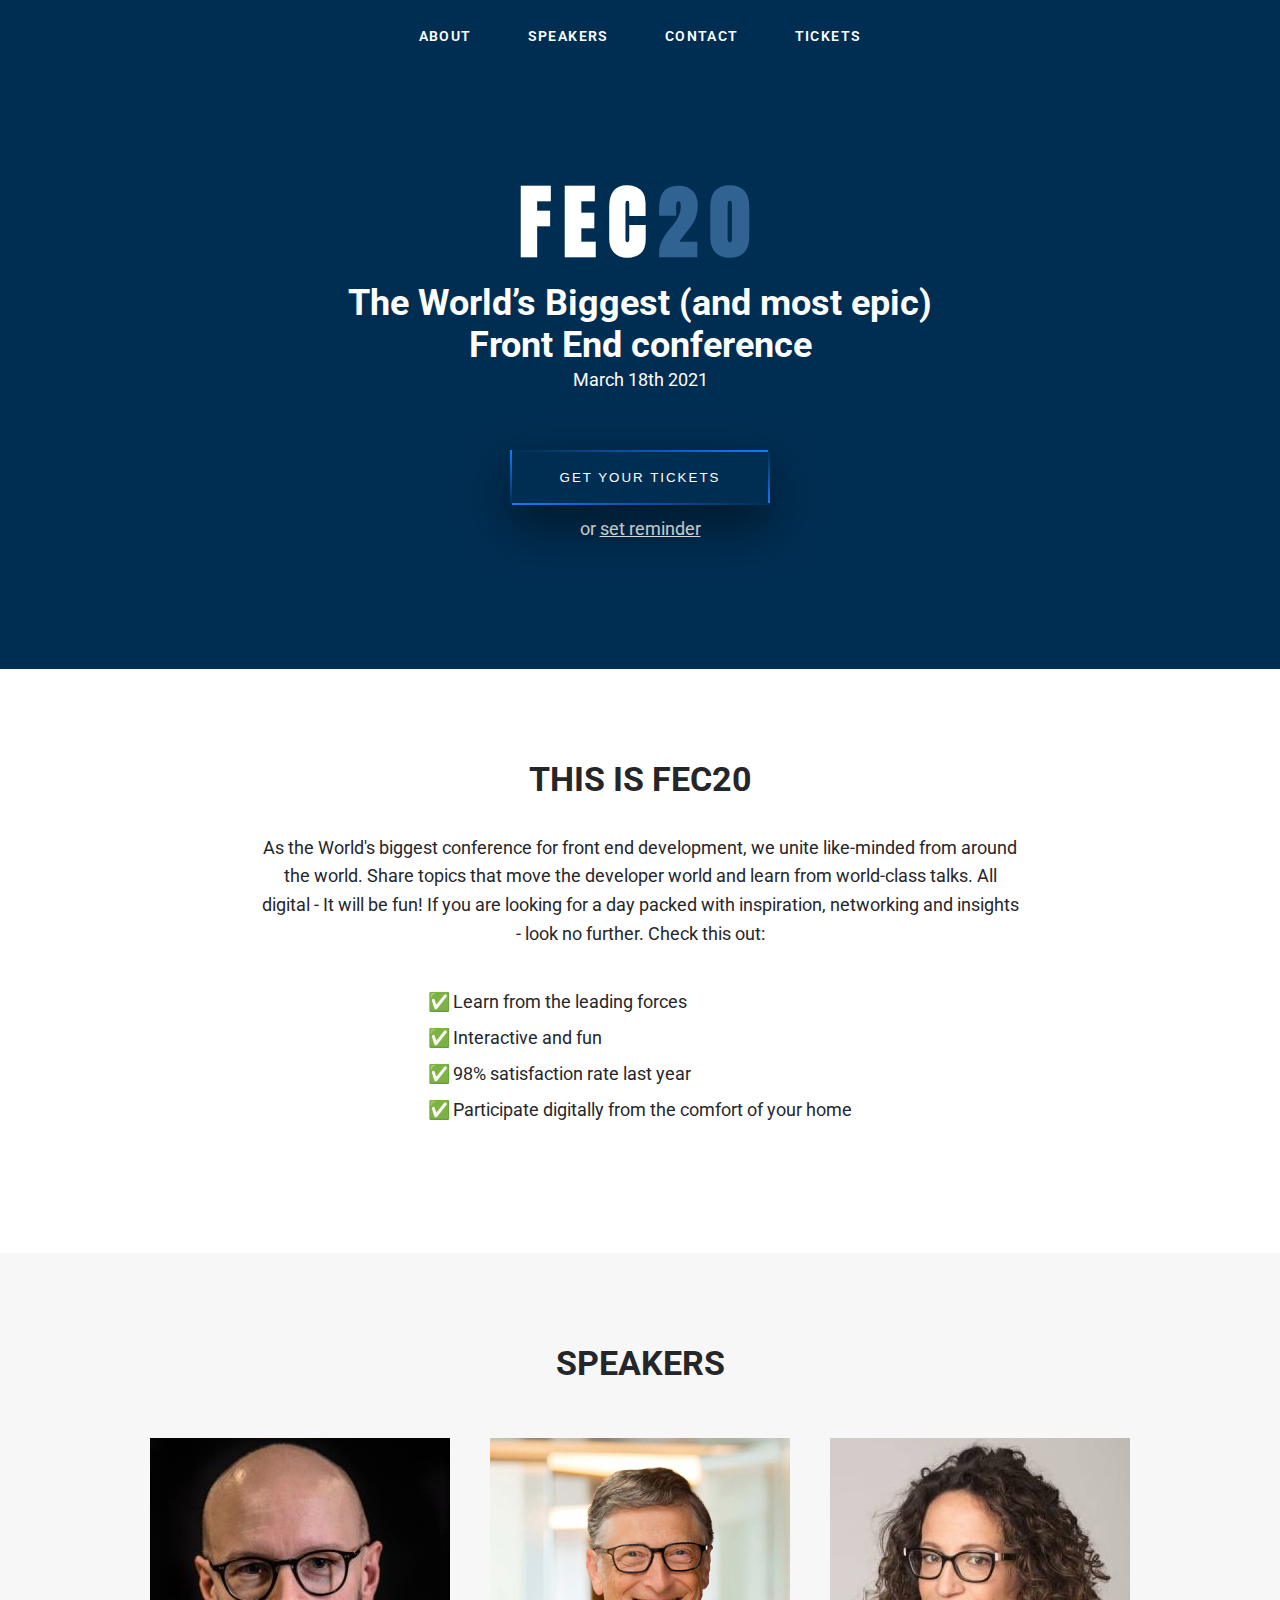
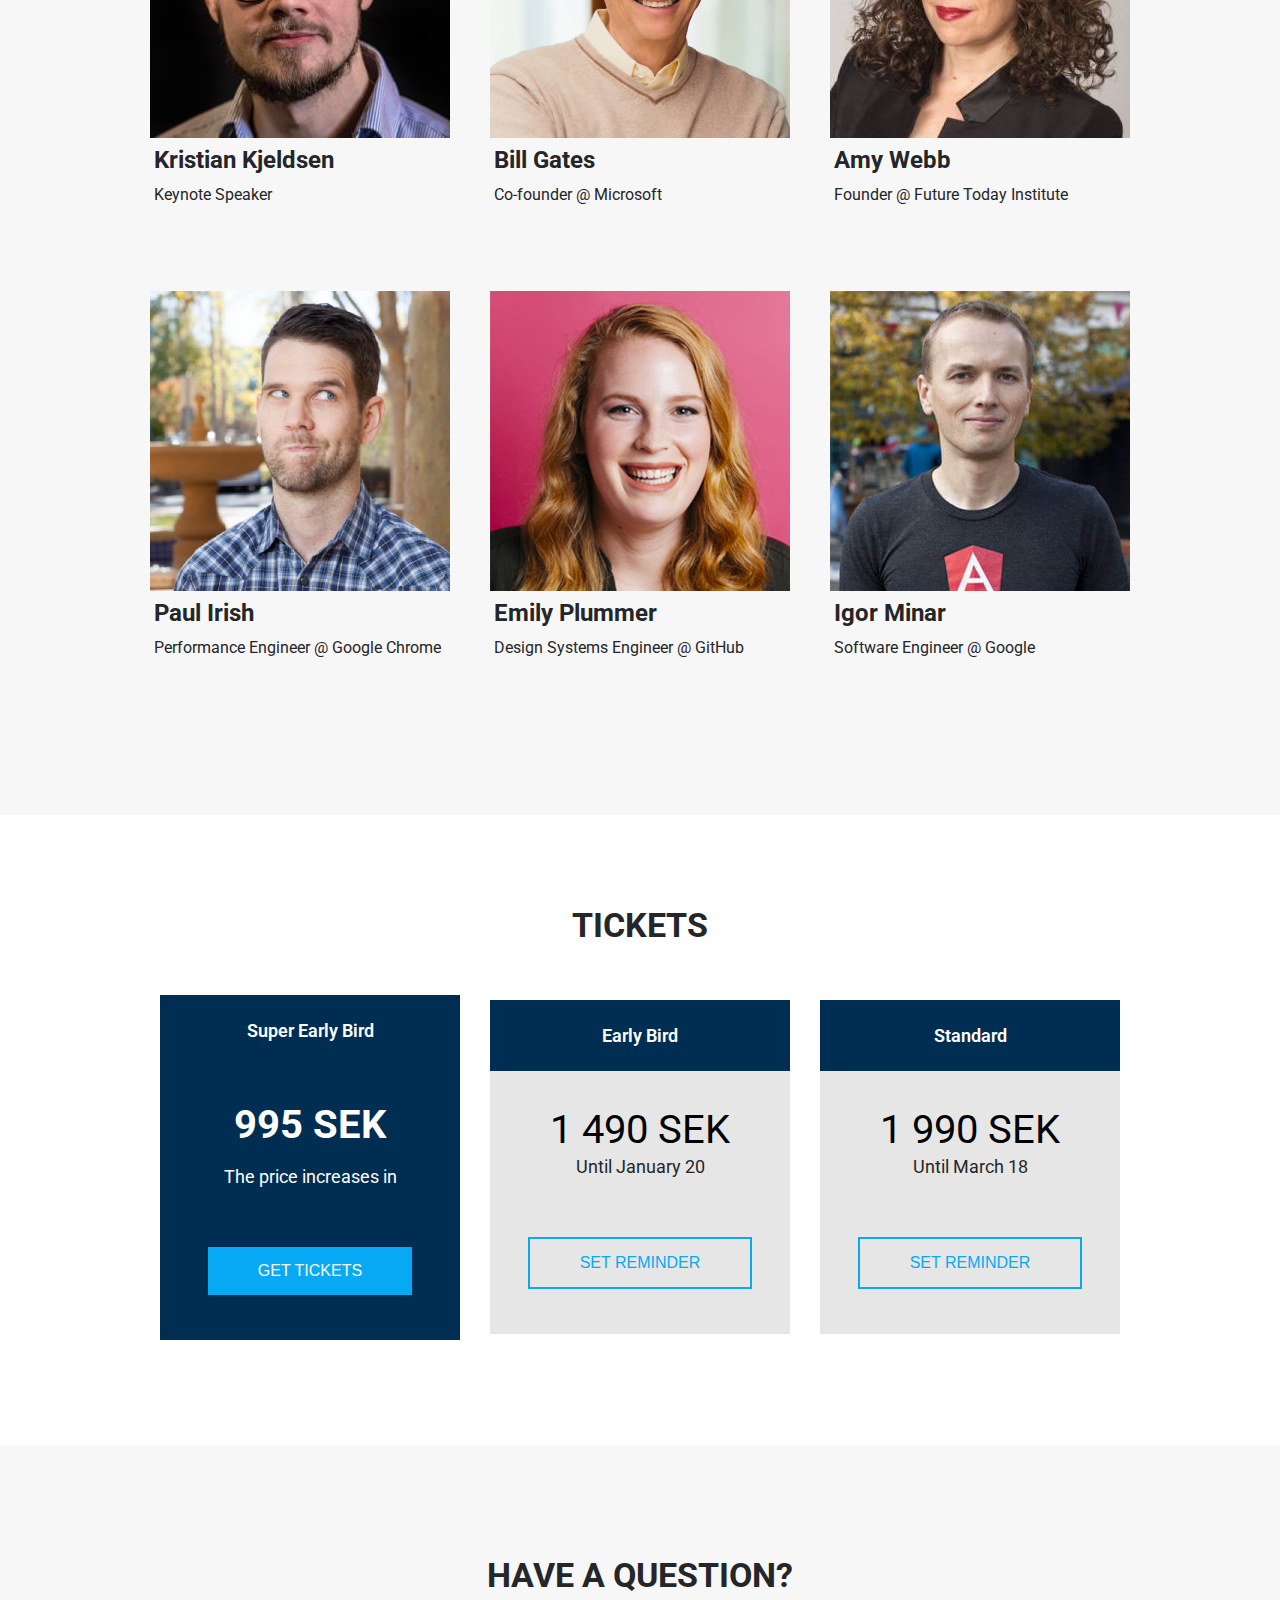
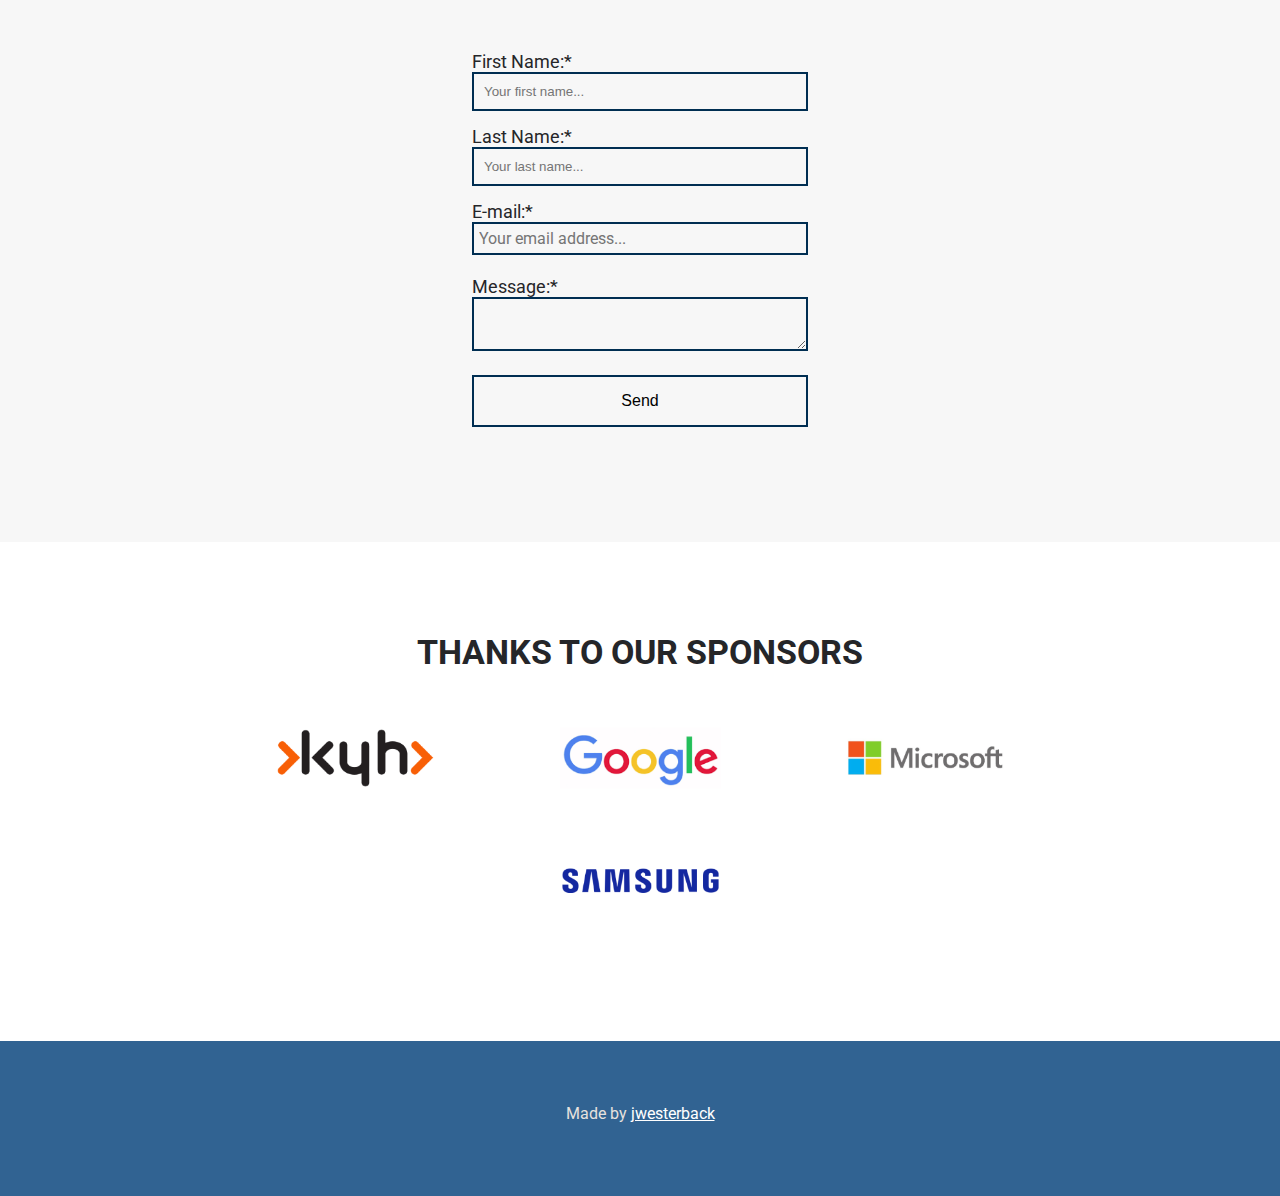
<file: index.html>
<!DOCTYPE html>
<html lang="en">

<head>
    <meta charset="UTF-8">
    <meta name="description" content="Share topics that move the developer world and learn from world-class talks. 
    Bill Gates, Kristian Kjeldsen and Amy Webb will be there. You should join too!">
    <!-- <meta name="keywords" content="front end developer, front end, web development, javascript, conference, event"> -->
    <meta name="viewport" content="width=device-width, initial-scale=1.0">

    <title>FEC20 - World's Biggest Front End Event</title>

    <link rel="stylesheet" href="style.css">
    <script src="index.js" defer></script>
</head>

<body>
    <header>
        <!-- Navigation -->
        <nav>
            <ul class="navigation">
                <li><a href="#about">About</a></li>
                <li><a href="#speakers">Speakers</a></li>
                <li><a href="#contact">Contact</a></li>
                <li><a href="#tickets">Tickets</a></li>
            </ul>
        </nav>
    </header>

    <!-- TOP SECTION -->
    <button onclick="topFunction()" id="topBtn" title="Go to top">Top</button>
    <section class="hero">

        <h1 class="logo">20</h1>
        <h1>The World’s Biggest (and most epic) <br>Front End conference</h1>

        <p>March 18th 2021</p>

        <button class="btn" onclick="window.location.href='#tickets'">
            <span></span>
            <span></span>
            <span></span>
            <span></span>
            Get your tickets

        </button>

        <p class="reminder">or <a href="reminder.html"> set reminder</a></p>

    </section>

    <!-- ABOUT SECTION -->

    <main>
        <section class="about" id="about">

            <h2 class="title">This is FEC20</h2>
            <p>As the World's biggest conference for front end development, we unite like-minded from around the world.
                Share topics
                that move the developer world and learn from world-class talks. All digital - It will be fun!

                If you are looking for a day packed with inspiration, networking and insights - look no further. Check
                this
                out:</p>
            <!-- Emoji checklist -->
            <ol>
                <li>Learn from the leading forces</li>
                <li>Interactive and fun</li>
                <li>98% satisfaction rate last year</li>
                <li>Participate digitally from the comfort of your home</li>
            </ol>
        </section>
    </main>

    <!-- SPEAKER SECTION -->

    <section class="speakers" id="speakers">

        <h2 class="title">Speakers</h2>

        <ul class="speaker speaker-wrapper">

            <li class="speaker-item">
                <img src="images/kristian-kjeldsen-speaker-front-end-conference.jpg"
                    alt="Profile picture of keynote speaker Kristian Kjeldsen" class="speaker-img">
                <h3 class="speaker-header">Kristian Kjeldsen</h3>
                <p class="speaker-caption">
                    Keynote Speaker
                </p>
            </li>

            <li class="speaker-item">
                <img src="images/bill-gates-speaker-front-end-conference.png"
                    alt="Profile picture of speaker Bill Gates" class="speaker-img">
                <h3 class="speaker-header">Bill Gates</h3>
                <p class="speaker-caption">
                    Co-founder @ Microsoft
                </p>
            </li>

            <li class="speaker-item">
                <img src="images/amy-webb-speaker-front-end-conference.jpg" alt="Profile picture of speaker Amy Webb"
                    class="speaker-img">
                <h3 class="speaker-header">Amy Webb</h3>
                <p class="speaker-caption">
                    Founder @ Future Today Institute
                </p>
            </li>

            <li class="speaker-item">
                <img src="images/paul-irish-speaker-front-end-conference.png"
                    alt="Profile picture of speaker Paul Irish" class="speaker-img">
                <h3 class="speaker-header">Paul Irish</h3>
                <p class="speaker-caption">
                    Performance Engineer @ Google Chrome
                </p>
            </li>

            <li class="speaker-item">
                <img src="images/emily-plummer-speaker-front-end-conference.png"
                    alt="Profile picture of speaker Emily Plummer" class="speaker-img">
                <h3 class="speaker-header">Emily Plummer</h3>
                <p class="speaker-caption">
                    Design Systems Engineer @ GitHub
                </p>
            </li>

            <li class="speaker-item">
                <img src="images/igor-minar-speaker-front-end-conference.png"
                    alt="Profile picture of speaker Igor Minar" class="speaker-img">
                <h3 class="speaker-header">Igor Minar</h3>
                <p class="speaker-caption">
                    Software Engineer @ Google
                </p>
            </li>

        </ul>
    </section>

    <!-- TICKET SECTION -->

    <section id="tickets">

        <h2 class="title">Tickets</h2>

        <div class="row">
            <!-- Super Early Bird -->
            <div class="ticket-active">
                <div class="card-header">Super Early Bird</div>
                <div class="card-main">

                    <div class="price">995 SEK</div>
                    <p class="countdown">The price increases in</p>
                    <!-- JS Countdown -->
                    <p id="countdowntimer"></p>
                    <!-- CTA -->
                    <input type="button" value="Get tickets" class="ticket-btn" onclick="window.location.href='/'" />
                </div>
            </div>

            <!-- Early Bird -->
            <div class="card">
                <div class="card-header">Early Bird</div>
                <div class="card-main">
                    <div class="main-description">1 490 SEK</div>
                    <p>Until January 20</p>
                    <input type="button" value="Set reminder" class="reminder-btn"
                        onclick="window.location.href='reminder.html'" />
                </div>
            </div>
            <!-- Standard -->
            <div class="card">
                <div class="card-header">Standard</div>
                <div class="card-main">

                    <div class="main-description">1 990 SEK</div>
                    <p>Until March 18</p>
                    <input type="button" value="Set reminder" class="reminder-btn"
                        onclick="window.location.href='reminder.html'" />
                </div>
            </div>
        </div>
    </section>


    <!-- CONTACT SECTION -->

    <section class="contact" id="contact">

        <form class="contact-form">
            <h2 class="title">Have a question?</h2>
            <br>
            <label for="firstname">First Name:*</label><br>
            <input class="contact-input" type="text" id="firstname" name="firstname" placeholder="Your first name..."
                required>
            <br>
            <label for="lastname">Last Name:*</label><br>
            <input class="contact-input" type="text" id="lastname" name="lastname" placeholder="Your last name...">
            <br>
            <label for="mail">E-mail:*</label>
            <input type="email" id="mail" name="mail" placeholder="Your email address..." required>
            <span class="error" aria-live="polite"></span>
            <br><br>
            <label for="message">Message:*</label><br>
            <textarea class="contact-input" name="message" id="message"> </textarea>
            <br>
            <button class="contact-btn" type="button" value="Send">Send</button>
            <br>
        </form>

    </section>

    <!-- SPONSOR SECTION -->

    <section>

        <h2 class="title">Thanks to our sponsors</h2>

        <div class="sponsors">
            <div class="container-sponsors">
                <img src="images/KYH-logo-sponsor-front-end-conference.png" alt="Logo of conference sponsor KYH"
                    class="img" />
            </div>
            <div class="container-sponsors">
                <img src="images/google-logo-sponsor-front-end-conference.png" alt="Logo of conference sponsor Google"
                    class="img" />
            </div>
            <div class="container-sponsors">
                <img src="images/microsoft-logo-sponsor-front-end-conference.png"
                    alt="Logo of conference sponsor Microsoft" class="img" />
            </div>
            <div class="container-sponsors">
                <img src="images/samsung-logo-sponsor-front-end-conference.png" alt="Logo of conference sponsor Samsung"
                    class="img" />
            </div>
        </div>

    </section>

    <!-- FOOTER -->

    <footer>
        <p>Made by <a href="https://github.com/Jwesterback">jwesterback</a></p>
    </footer>
</file>
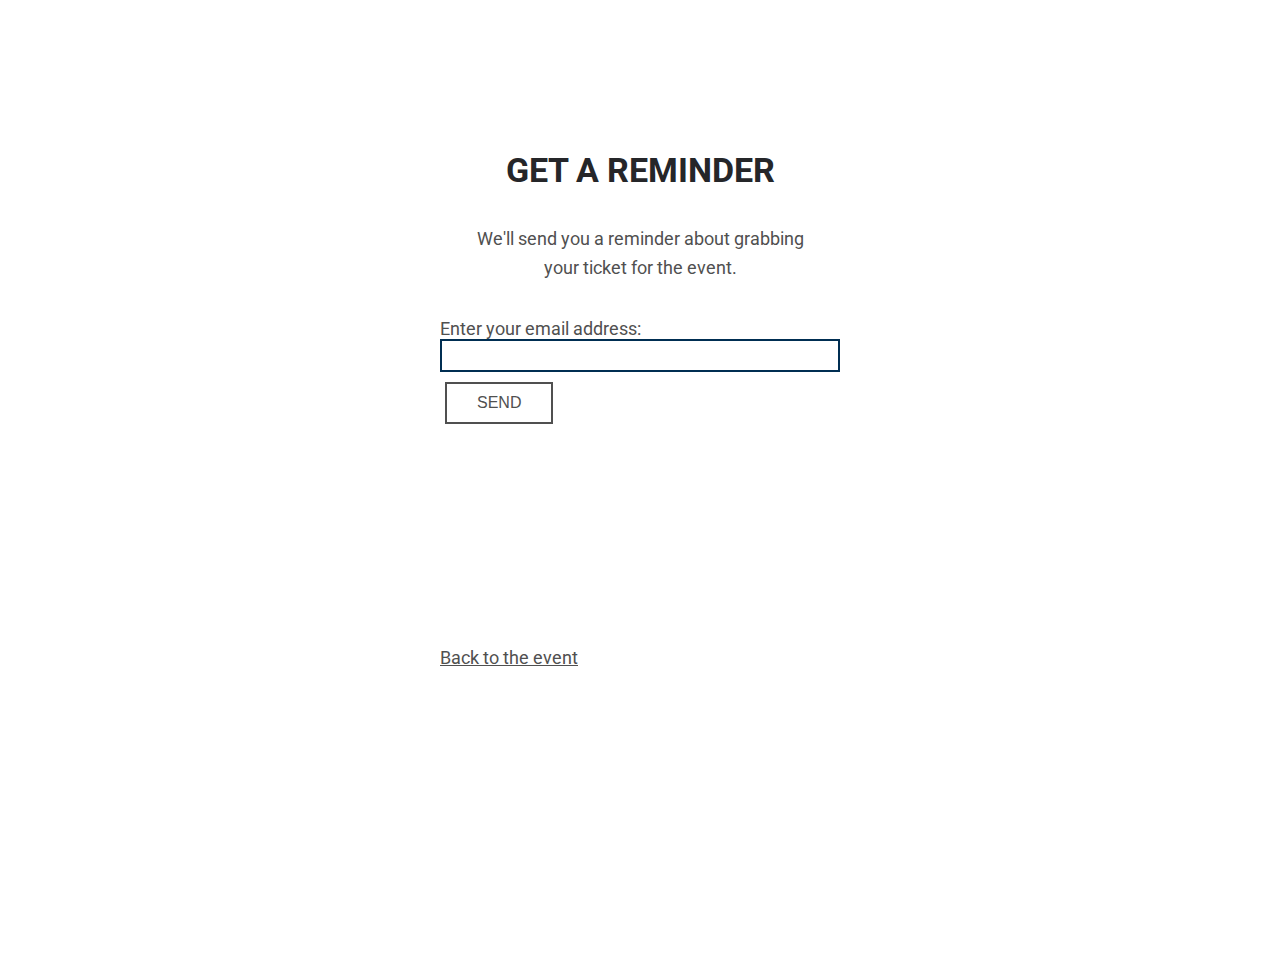
<file: reminder.html>
<!DOCTYPE html>
<html lang="en">

<head>
    <meta charset="utf-8">
    <meta name="description" content="Get a reminder when the FEC20 tickets are about to sell out">
    <title>FEC20 - Get ticket reminder</title>
    <link rel="stylesheet" href="style.css">
    <script src="index.js" defer></script>
</head>

<body>

    <section class="form">
        <form novalidate>
            <h2 class="title">Get a reminder</h2>
            <p>We'll send you a reminder about grabbing your ticket for the event. </p>

            <label for="mail">
                Enter your email address:
                <input type="email" id="mail" name="mail" required>
                <span class="error" aria-live="polite"></span>
            </label>

            <button class="btn-form">Send</button>
        </form>
        <br><br><br>
        <a class="form" href="/">Back to the event</a>
    </section>

</body>

</html>
</file>
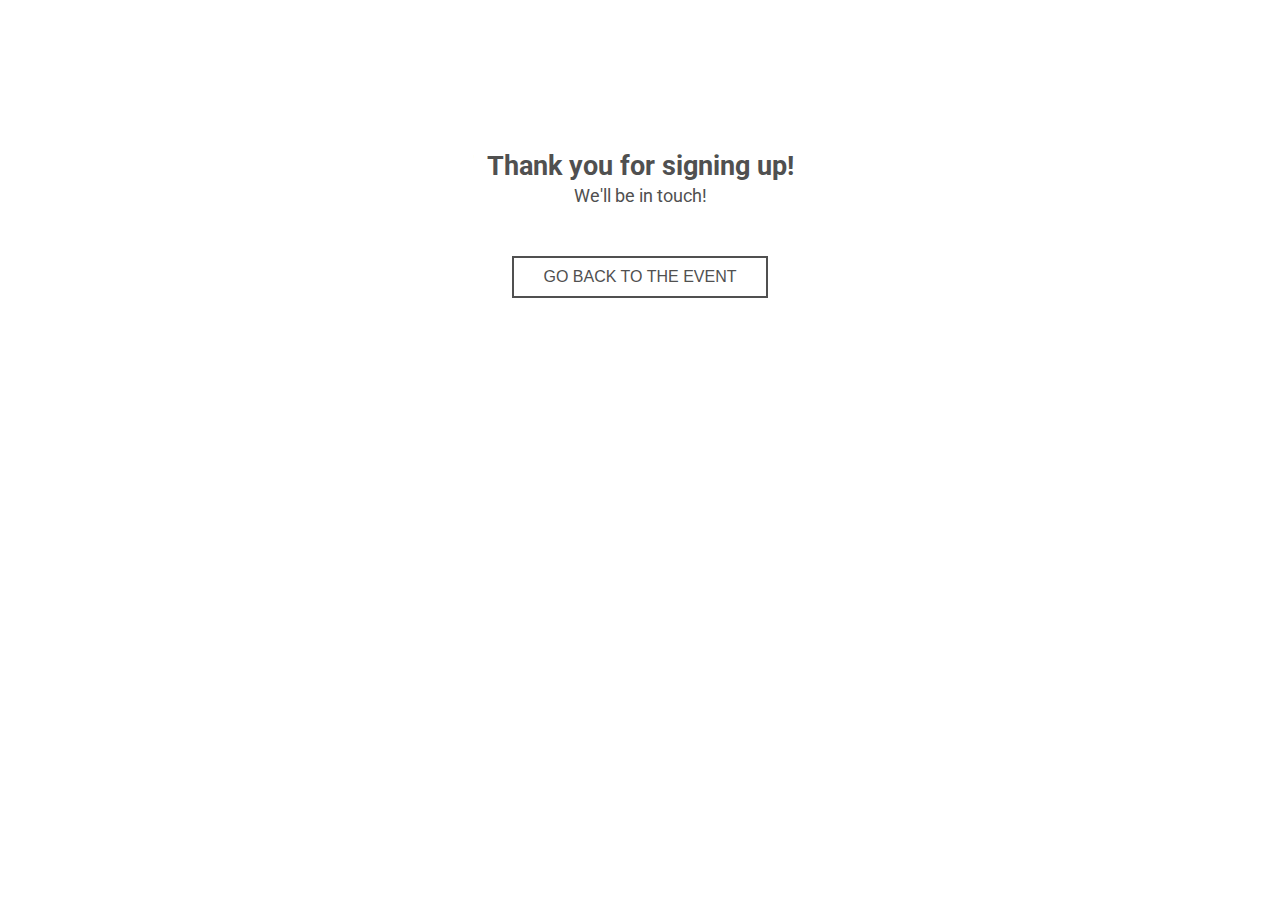
<file: thankyou.html>
<!DOCTYPE html>
<html lang="en">

<head>

    <title>Thank you</title>
    <link rel="stylesheet" href="style.css">
    <script src="index.js" defer></script>
</head>

<body>

    <section class="form">

        <h2>Thank you for signing up!</h2>
        <p>We'll be in touch!</p>
        <input type="button" value="Go back to the event" class="btn-form" onclick="window.location.href='/'" />

    </section>


</body>

</html>
</file>
<file: style.css>
@import url('https://fonts.googleapis.com/css2?family=Roboto:wght@300;400;500;700&display=swap');
@import url('https://fonts.googleapis.com/css2?family=Roboto+Slab:wght@900&display=swap');
@import url('https://fonts.googleapis.com/css2?family=Anton&display=swap');


/* -- General -- */ 

* {
	margin: 0;
	padding: 0;
	box-sizing: border-box;
}

html {
  font: normal 18px 'Roboto', sans-serif;
  color: #252629;
  scroll-behavior: smooth;
}

section {
	display: flex;
	flex-direction: column;
	align-items: center;
	padding: 90px 100px;
}


@media (max-width: 1000px){

	section {
		padding: 100px 50px;
  }
  

}

@media (max-width: 600px){
	section {
		padding: 80px 30px;
  }
  
}

.title {
	color: #252629;
	text-transform: uppercase; 
	font: bold 34px 'Roboto', sans-serif;
	margin-bottom: 35px;
	text-align: center;
}

p {
	max-width: 800px;
	text-align: center;
	margin-bottom: 35px;
	padding: 0 20px;
	line-height: 1.6;
}

a {
  color: #fff;
}

/* -- Navbar -- */

.navigation {
  display: flex;
  flex-flow: row wrap;
  justify-content: center;
  list-style: none;
  margin: 0;
  background: #002e52;
}

.navigation a {
  text-decoration: none;
  text-transform: uppercase;
  display: block;
  font-size: 14px;
  font-weight: 600;
  letter-spacing: 0.1em;
  padding: 2em;
  color: white;
}

.navigation a:hover {
  color: #adadad;
}

@media all and (max-width: 800px) {
  .navigation {
    justify-content: space-around;
  }
}

@media all and (max-width: 600px) {
  .navigation {
    flex-flow: column wrap;
    padding: 0;
  }
  .navigation a {
    text-align: center;
    padding: 10px;
    border-top: 1px solid rgba(255, 255, 255,0.3);
    border-bottom: 1px solid rgba(0, 0, 0, 0.1);
  }
  .navigation li:last-of-type a {
    border-bottom: none;
  }
}


/* -- Top -- */ 

.logo {
  font-family: 'Anton', sans-serif;
  letter-spacing: 0.15em;
  font-size: 80px;
  color: #316392;
}   

.logo:before {
 color: #fff;
 content: "FEC";
}

.hero {
  position: relative;
  justify-content: center;
  text-align: center;
  color: #fff;
  background: #002e52;
}

/* CTA-Button */
/* Tutorial https://www.youtube.com/watch?v=w0V4HAYYCbU */

.btn {
padding: 20px 50px;
margin: 20px 5px 10px 5px;
background-color: transparent;
transform: translate(0%);
color:#fff;
letter-spacing:2px;
text-transform:uppercase;
text-decoration:none;
cursor:pointer;
box-shadow:0 20px 50px rgba(0,0,0,.5);
overflow:hidden;
border: 0px;
}

.btn:before
{
content: '';
position: absolute;
top: 2px;
left: 2px;
bottom: 2px;
width: 50%;
}

.btn span:nth-child(1)
{
position: absolute;
top: 0;
left: 0;
width: 100%;
height: 2px;
background: linear-gradient(to right,#002e52,#1779ff);
animation: animate1 2s linear infinite;
}

@keyframes animate1
{
 0%
 {
   transform:translateX(-100%);

 }
 100%
 {
   transform:translateX(100%);

 }
}
.btn span:nth-child(2)
{
position: absolute;
top: 0;
right: 0;
width: 2px;
height: 100%;
background: linear-gradient(to bottom,#002e52,#1779ff);
animation: animate2 2s linear infinite;
animation-delay: 1s;
}
@keyframes animate2
{
 0%
 {
   transform:translateY(-100%);

 }
 100%
 {
   transform:translateY(100%);

 }
}
.btn span:nth-child(3)
{
position: absolute;
bottom: 0;
left: 0;
width: 100%;
height: 2px;
background: linear-gradient(to left,#002e52,#1779ff);
animation: animate3 2s linear infinite;
}
@keyframes animate3
{
 0%
 {
   transform:translateX(100%);

 }
 100%
 {
   transform:translateX(-100%);

 }
}
.btn span:nth-child(4)
{
position: absolute;
top: 0;
left: 0;
width: 2px;
height: 100%;
background: linear-gradient(to top,#002e52,#1779ff);
animation: animate4 2s linear infinite;
animation-delay: 1s;
}
@keyframes animate4
{
 0%
 {
   transform:translateY(100%);

 }
 100%
 {
   transform:translateY(-100%);

 }
}

/* Checkmark emoji list */ 

ol{
  list-style: none;
  margin-bottom: 35px;
	padding: 0 20px;
	line-height: 2;
}

ol li::before{
  content: "✅";
  display: inline-block;
  margin-right: 0.2rem;
}


/* -- Speakers -- */ 

.speakers {
  background: #f7f7f7;
}

.speaker{
	margin: 0;
	padding: 0;
	list-style: none;
	width: 100%;
	height: auto;
	display: flex;
	flex-direction: column;
}

.speaker-item:not(:last-of-type) {
	margin-bottom: 40px;
}

.speaker-img {
	max-width: 100%;
}

.speaker-header {
	margin: 0;
  padding: 4px;
  font-size: 24px;
  text-align: left;
}

.speaker-caption {
	margin: 0;
  padding: 4px;
  font-size: 16px;
  text-align: left;
}

@media screen and (min-width: 769px){

	.speaker-wrapper{
    max-width: 1240px;
    		flex-direction: row;
		flex-wrap: wrap;
		justify-content: center;

	}

	/* .speaker{

	} */

	.speaker-item{
		padding: 20px;
	}

	.speaker-img{
		min-width: 300px; 
		max-width: 300px;
	}

}


/* --Tickets-- */

.row {
  display: flex;
  flex-wrap: wrap; 
  justify-content: center;
  align-items: center;
  padding: 0 25px;
}

.card {
  width: 300px;                 
  display: flex;               
  flex-direction: column;     
  margin: 15px;                  
  background: #e6e6e6;
}


.ticket-active {
  width: 300px;
  display: flex;
  flex-direction: column;
  margin: 15px;
  background: #002e52;
  color: #fff;
}

.card-header {
  color: #fff;
  text-align: center;
  font-size: 18px;
  font-weight: 600;
  background-color: #002e52;
  padding: 25px 10px;
}


.card-main {
  display: flex;             
  flex-direction: column;     
  justify-content: center;    
  align-items: center;        
  padding: 35px 0;
}


.main-description {
  color: #000000;
  font-size: 40px;
  text-align: center;
}

.price {
  color: #fff;
  font-size: 40px;
  text-align: center;
  font-weight: bold;
  padding-bottom: 15px;
}

.countdown {
  margin: 0;
  padding: 0;
}

.ticket-description {
  color: #000000;
  text-align: center;

}

.ticket-btn {
  background-color: #08A9F4;
  border: 0;
  padding: 15px 50px;
  margin: 20px 5px 10px 5px;
  cursor:pointer;
  color: #fff;
  text-transform: uppercase;
  font-size: 16px;
  font-weight: 500;
}

.reminder-btn {
  background-color: transparent;  
  border: 2px solid #08A9F4;
  padding: 15px 50px;
  margin: 20px 5px 10px 5px;
  cursor:pointer;
  color: #08A9F4;
  text-transform: uppercase;
  font-size: 16px;
  font-weight: 500;
}


/* --Sponsors-- */ 

.sponsors {
  min-height: 100%;
  display: flex;
  flex-wrap: wrap;
  justify-content: center;
  align-content: center;
}

.img {
  width: 165px;
}

.container-sponsors {
  transform: scale(0.975);
  padding: 20px 60px;
  margin: 0 0 20px 0;
  background-clip: border-box;
  display: flex;
  flex-direction: column;
  justify-content: center;
}

/* --Contact-- */ 

.contact {
  background: #f7f7f7;
}

.contact-form {
  width: 100%;
  max-width: 400px;
  padding: 20px 32px;
  margin: 0px auto;
}

.contact-input {
  background-color: transparent;
  border:2px solid #002e52;
  transition: all 0.3s;
  padding: 10px;
  margin-bottom: 15px;
  width:100%;
  box-sizing: border-box;
  color:black;
}

.contact-input:focus {
  border: 5px solid #002e52; 
}

textarea{
  resize:vertical;
}

.contact-btn {
  max-width:450px;
  width: 100%;
  background: transparent;
  cursor:pointer;
  border: 2px solid #002e52;
  color: #000;
  font-size: 16px;
  padding: 15px;
  margin: 5px 5px 5px 0px;
  text-align:center;
  transition: all 0.3s;
  font-weight: 500;
}

.contact-btn:hover {
 background: #08A9F4;
}


/*  Get reminder form / email validation */

.form {
  width: 400px;
  padding: 0;
  margin: 150px auto;
  color: rgb(80, 80, 80);
}

input[type=email]{
  -webkit-appearance: none;
  appearance: none;
  width: 100%;
  border: 2px solid #002e52;
  padding: 5px;
  margin: 0;
  font-family: inherit;
  font-size: 90%;
  box-sizing: border-box;
}

.btn-form {
  background-color: Transparent;
  border: 2px solid rgb(80, 80, 80);
  padding: 10px 30px;
  margin: 10px 5px 10px 5px;
  cursor:pointer;
  color: rgb(80, 80, 80);
  text-transform: uppercase;
  font-size: 16px;
  font-weight: 500;
}

.btn-form:hover {
  background-color: rgb(224, 224, 224);
}


/* Validation */

/* Invalid fields */
input:invalid{
  color: #626167;
  background-color: Transparent;
  /* border: 1px solid rgb(58, 58, 58); */
 /* background-color: #FDD;*/
}

input:focus:invalid {
  outline: none;
}
/* Error messages */
.error {
  width  : 100%;
  padding: 0;

  font-size: 70%;
  color: white;
  background-color: #555555;
  border-radius: 0 0 5px 5px;
  box-sizing: border-box;
}

.error.active {
  padding: 0.5em;
}


/* Go back to top button */

#topBtn {
  display: none;
  position: fixed;
  bottom: 20px;
  right: 30px;
  z-index: 99;
  font-size: 18px;
  border: none;
  outline: none;
  background-color: #eb4034;
  color: white;
  cursor: pointer;
  padding: 15px;
  border-radius: 4px;
}

#topBtn:hover {
  background-color: #555;
}


/* --Footer-- */
footer {
	display: flex;
	flex-direction: column;
	align-items: center;
	text-align: center;
	background-color: #316392;
	padding: 60px 0;
}

footer p {
  font-size: 16px;
  color: #e6e1de;
	margin-bottom: 10px;
}
</file>
